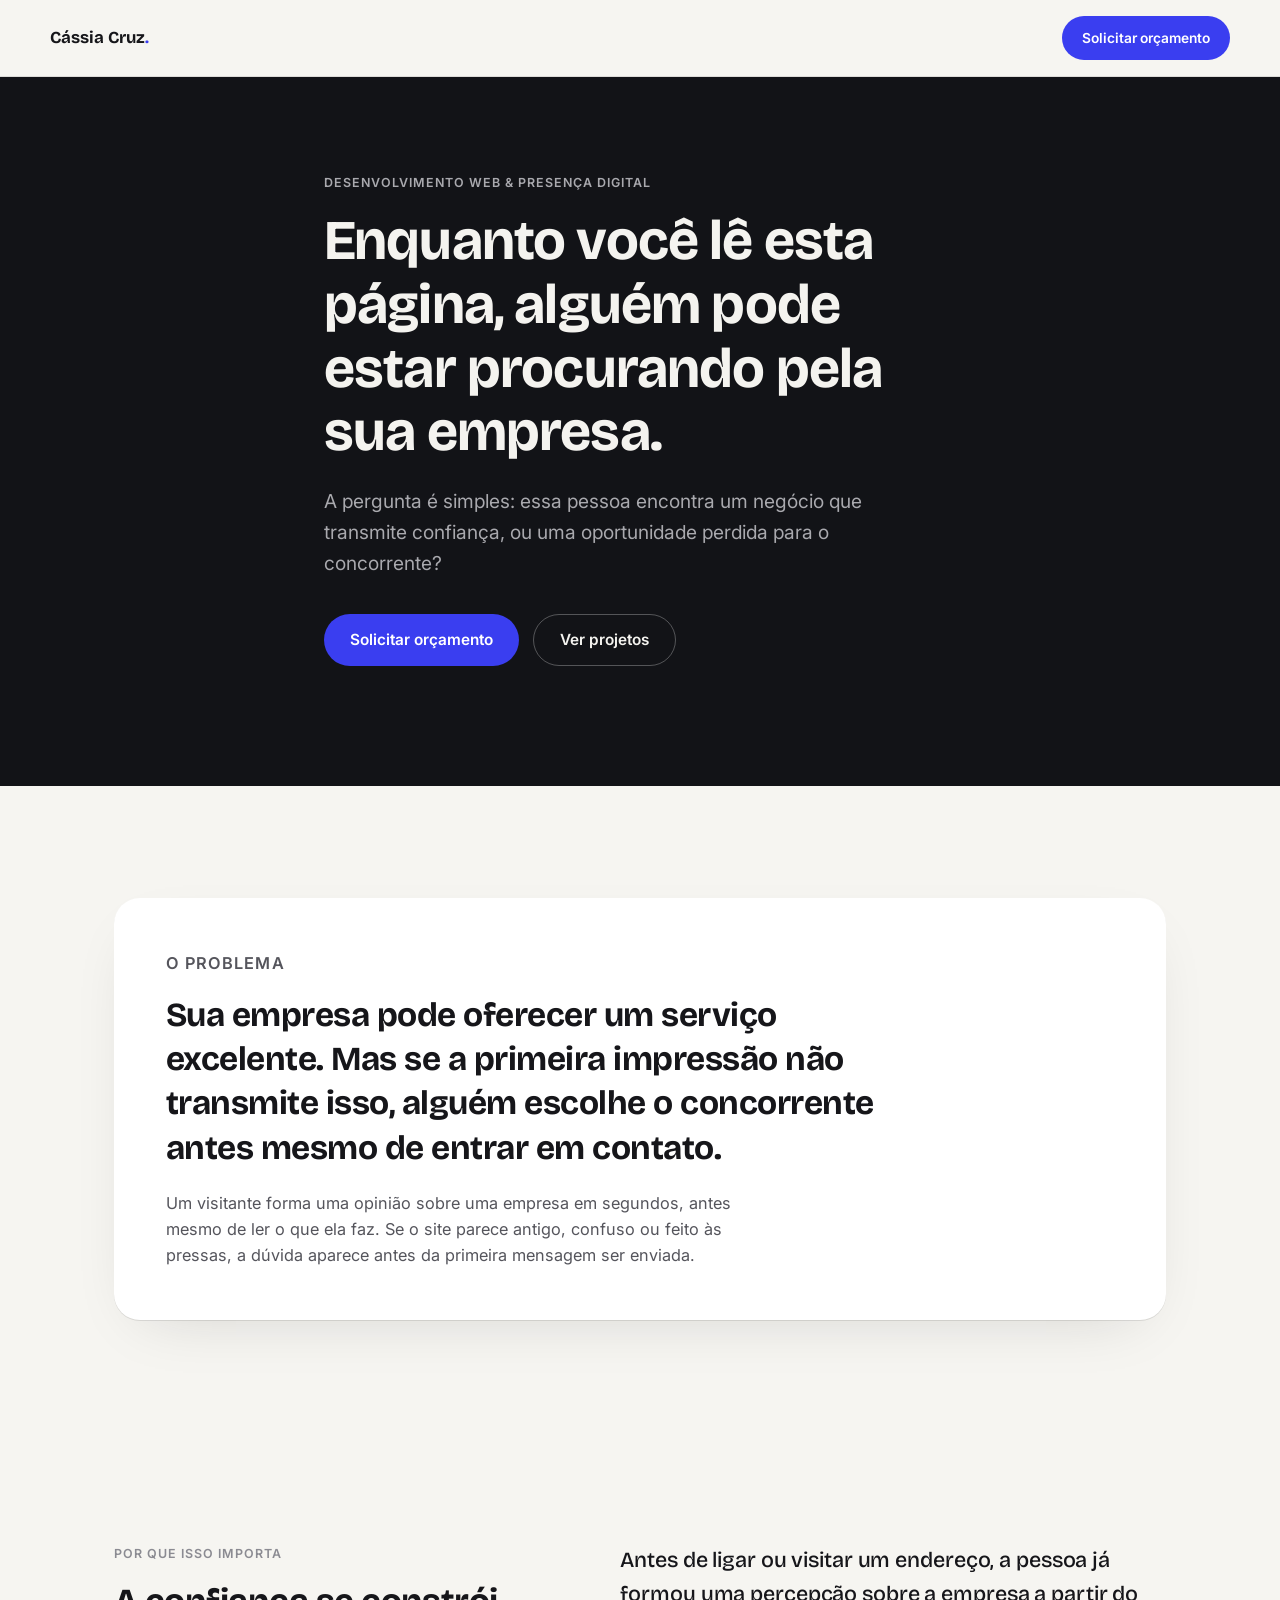
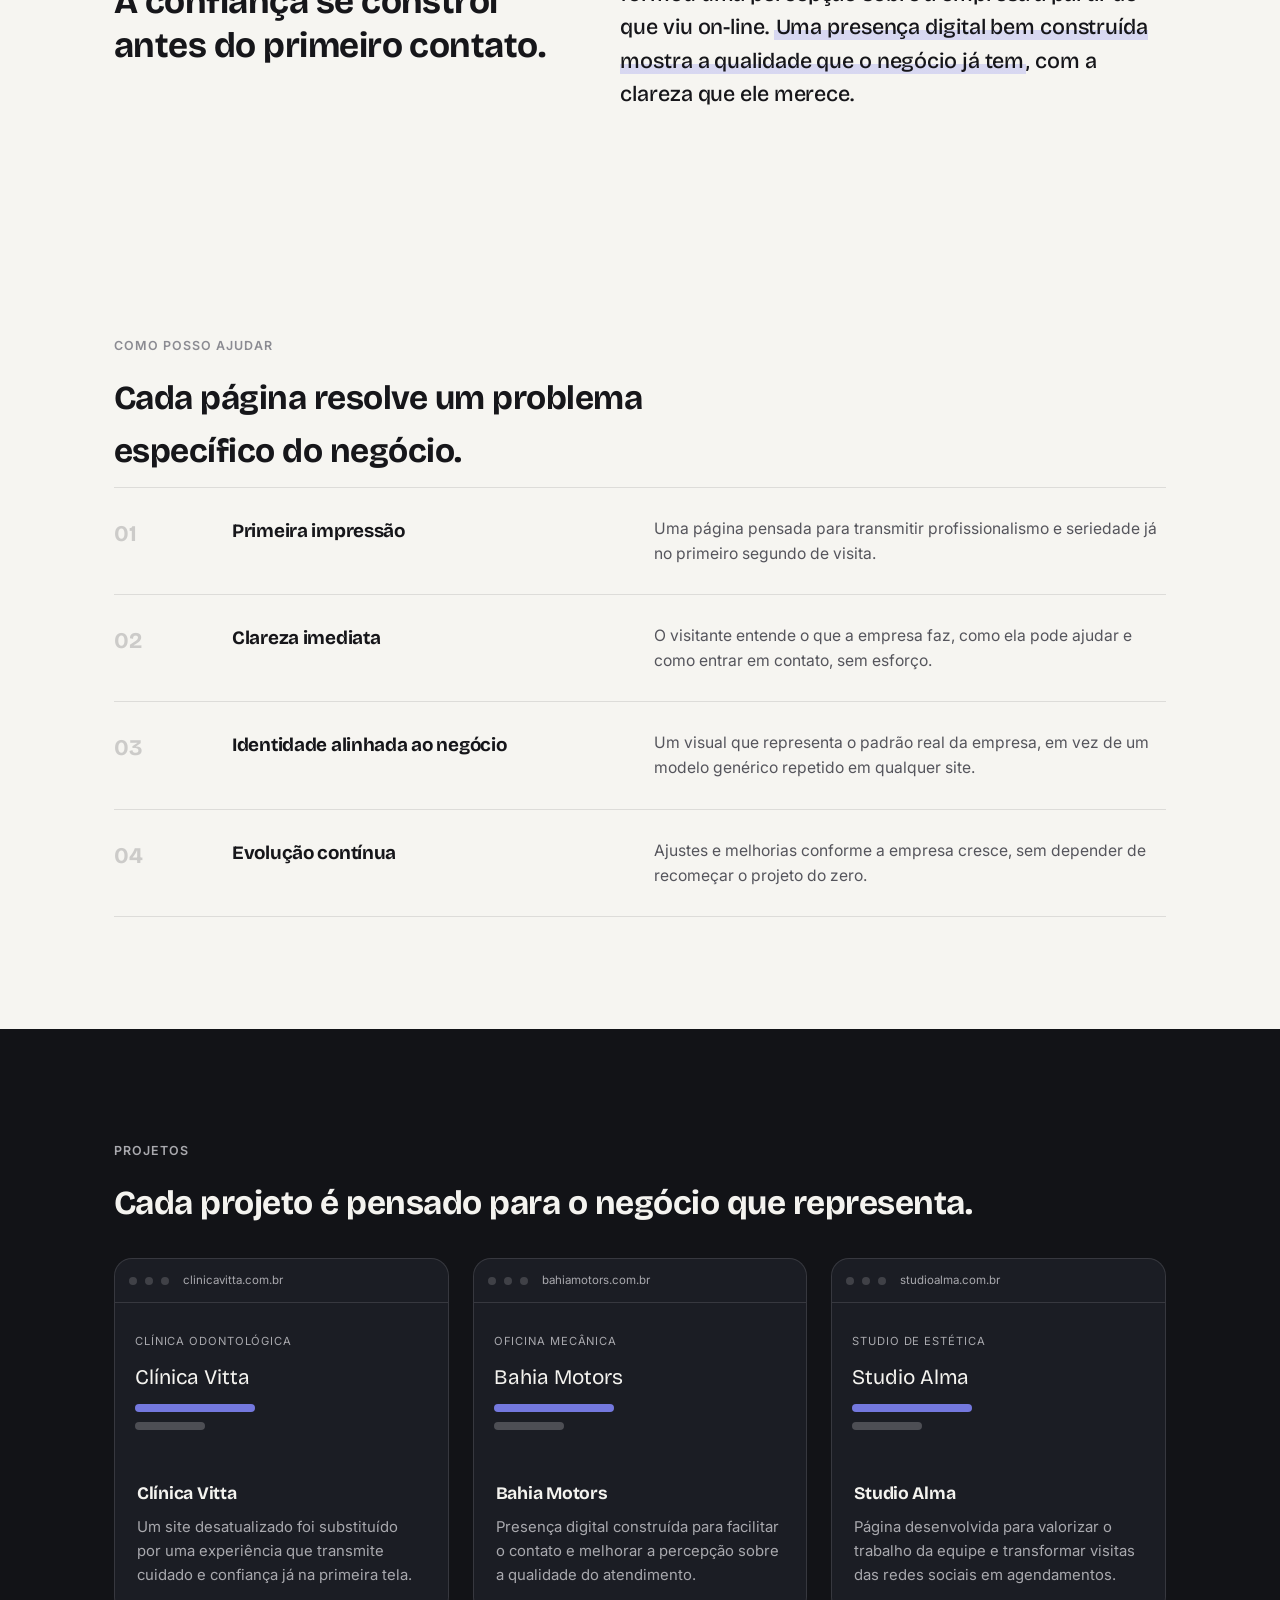
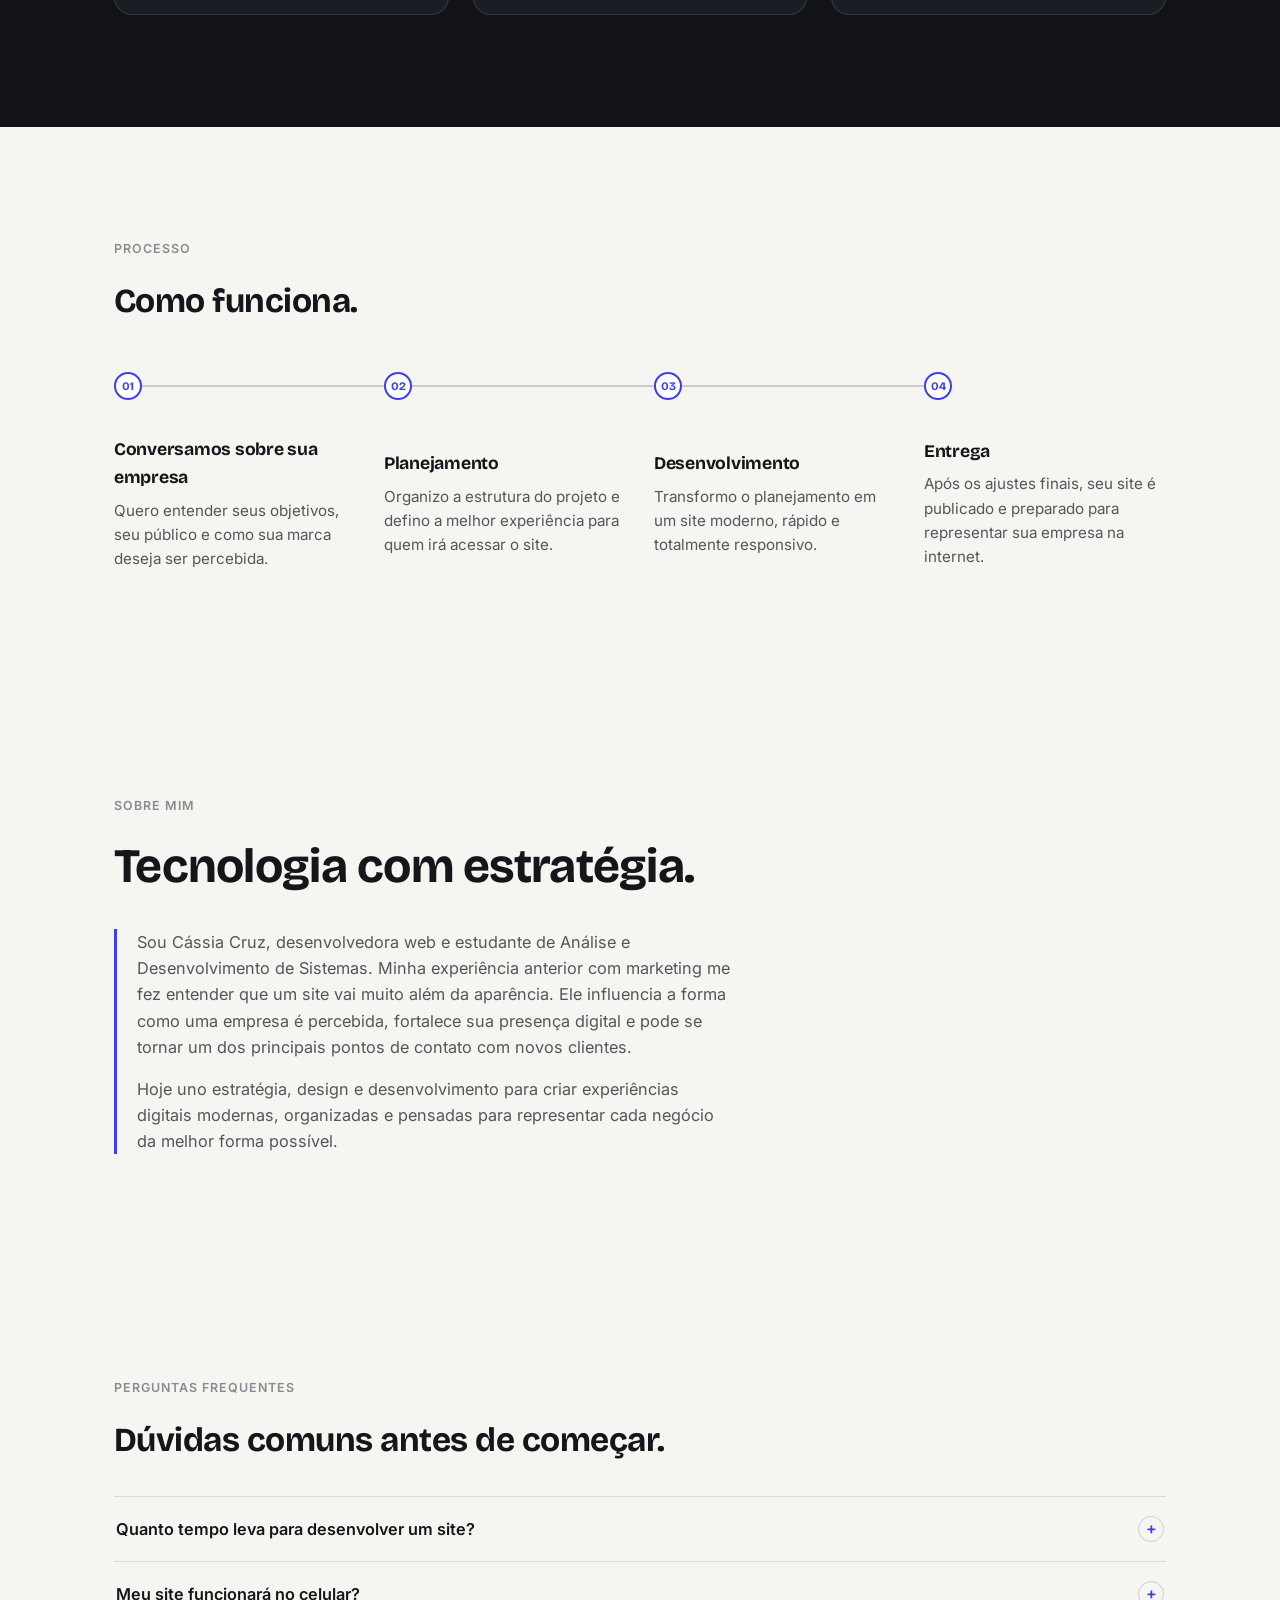
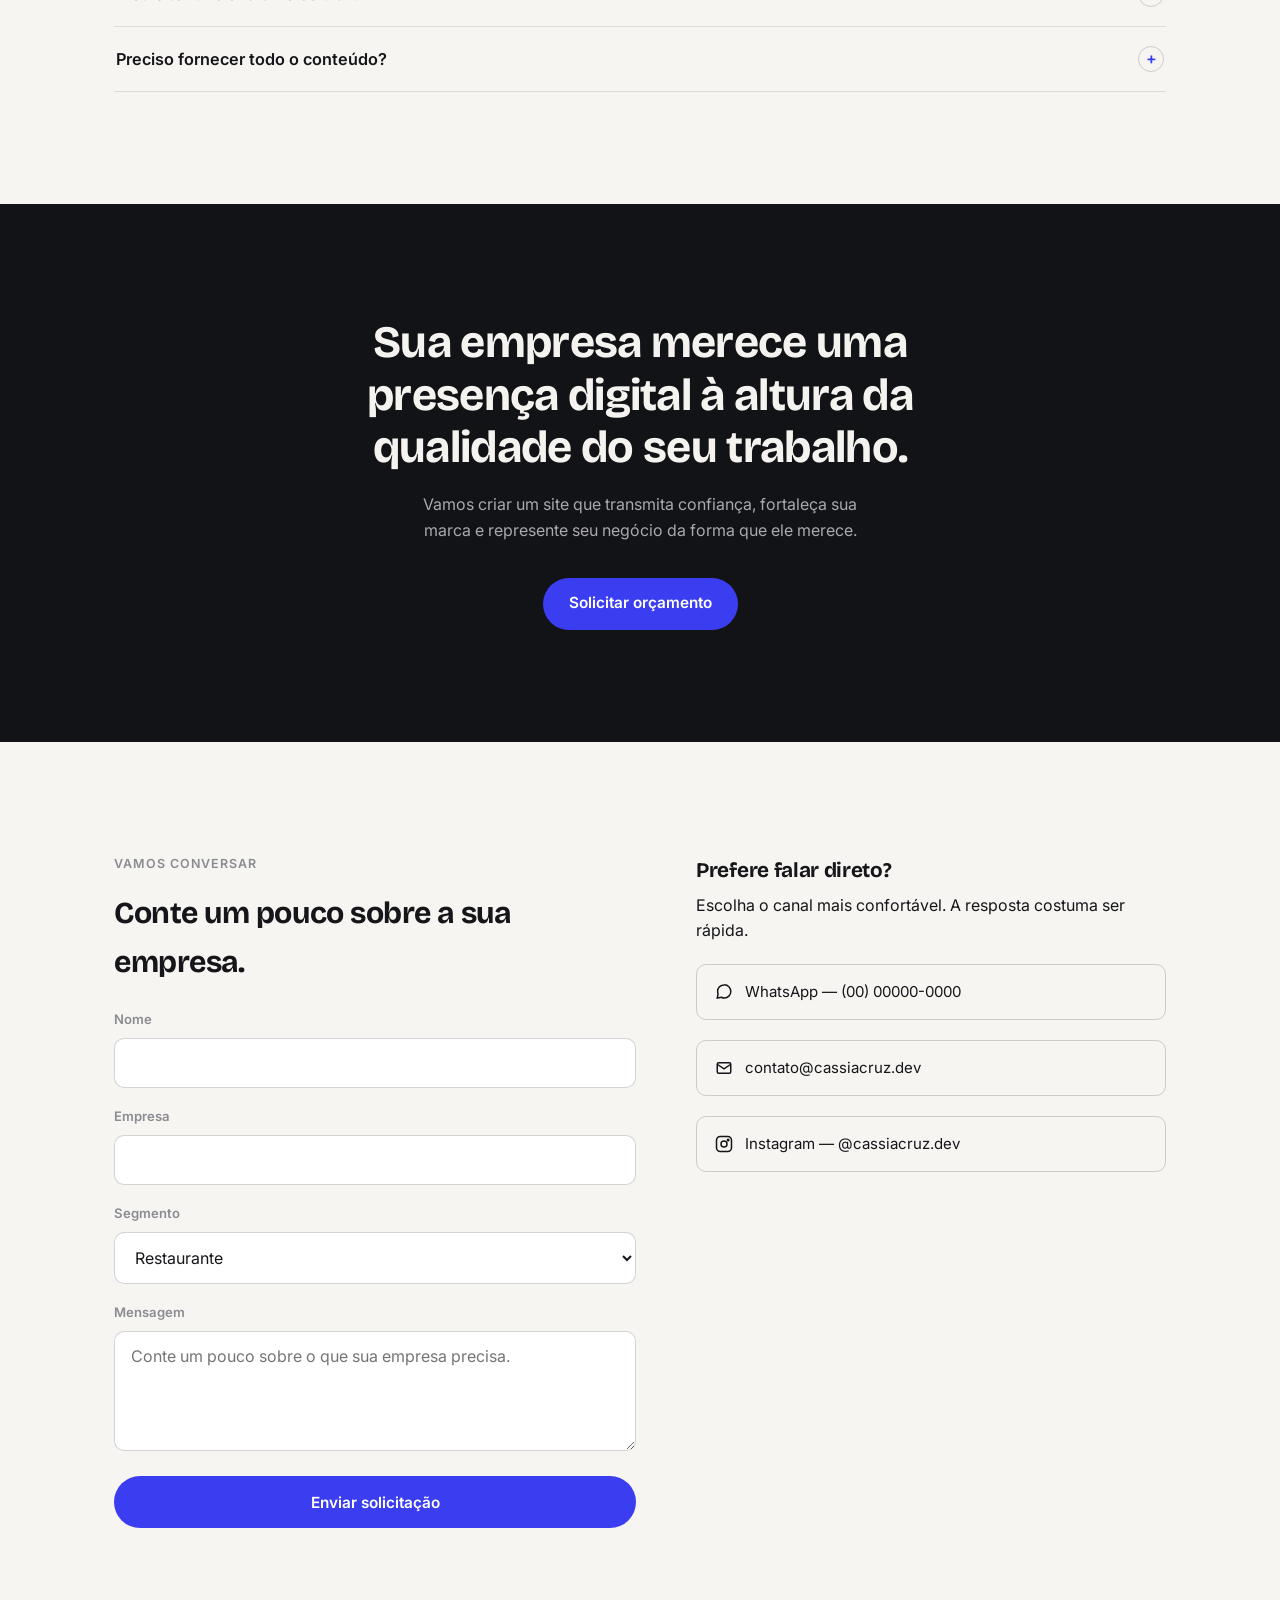
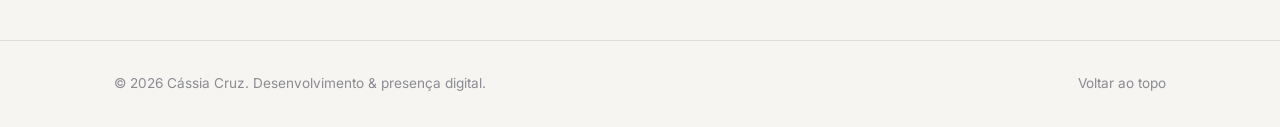
<file: index.html>
<!DOCTYPE html>
<html lang="pt-BR">
<head>
<meta charset="UTF-8">
<meta name="viewport" content="width=device-width, initial-scale=1.0, viewport-fit=cover">
<title>Cássia Cruz — Presença digital para empresas</title>
<meta name="description" content="Desenvolvimento de sites e presença digital para empresas que querem transmitir confiança e profissionalismo.">
<link rel="preconnect" href="https://fonts.googleapis.com">
<link rel="preconnect" href="https://fonts.gstatic.com" crossorigin>
<link href="https://fonts.googleapis.com/css2?family=Bricolage+Grotesque:opsz,wght@12..96,400..800&family=Inter:wght@400;500;600;700&display=swap" rel="stylesheet">
<link rel="stylesheet" href="style.css">
</head>
<body>

<header>
  <div class="wrap nav">
    <a href="#hero" class="logo">Cássia Cruz<b>.</b></a>
    <a href="#contato" class="btn btn-fill">Solicitar orçamento</a>
  </div>
</header>

<main>

  <!-- HERO — escuro, o momento digital -->
  <section id="hero" class="tone-dark hero">
    <div class="wrap hero-inner">
      <p class="eyebrow">Desenvolvimento web &amp; presença digital</p>
      <h1>Enquanto você lê esta página, <span class="sweep">alguém pode estar procurando pela sua empresa</span>.</h1>
      <p class="hero-sub">A pergunta é simples: essa pessoa encontra um negócio que transmite confiança, ou uma oportunidade perdida para o concorrente?</p>
      <div class="hero-actions">
        <a href="#contato" class="btn btn-fill">Solicitar orçamento</a>
        <a href="#projetos" class="btn btn-line">Ver projetos</a>
      </div>
    </div>
  </section>

  <!-- PROBLEMA — claro -->
  <section class="tone-light pad" id="problema">
    <div class="wrap">
      <div class="problema-panel reveal">
        <p class="eyebrow">O problema</p>
        <h2>Sua empresa pode oferecer um serviço excelente. Mas se a primeira impressão não transmite isso, alguém escolhe o concorrente antes mesmo de entrar em contato.</h2>
        <p>Um visitante forma uma opinião sobre uma empresa em segundos, antes mesmo de ler o que ela faz. Se o site parece antigo, confuso ou feito às pressas, a dúvida aparece antes da primeira mensagem ser enviada.</p>
      </div>
    </div>
  </section>

  <!-- IMPORTÂNCIA — claro -->
  <section class="tone-light pad" id="importancia">
    <div class="wrap imp-grid">
      <div class="reveal">
        <p class="eyebrow">Por que isso importa</p>
        <h2>A confiança se constrói antes do primeiro contato.</h2>
      </div>
      <p class="imp-lead reveal">Antes de ligar ou visitar um endereço, a pessoa já formou uma percepção sobre a empresa a partir do que viu on-line. <span class="mark">Uma presença digital bem construída mostra a qualidade que o negócio já tem</span>, com a clareza que ele merece.</p>
    </div>
  </section>

  <!-- SERVIÇOS — claro, lista editorial -->
  <section class="tone-light pad" id="servicos">
    <div class="wrap">
      <div class="reveal" style="margin-bottom: 8px;">
        <p class="eyebrow">Como posso ajudar</p>
        <h2 style="font-size:clamp(1.5rem,3.6vw,2.1rem); max-width:580px;">Cada página resolve um problema específico do negócio.</h2>
      </div>
      <div>
        <div class="svc-row reveal">
          <span class="svc-num">01</span>
          <h3>Primeira impressão</h3>
          <p>Uma página pensada para transmitir profissionalismo e seriedade já no primeiro segundo de visita.</p>
        </div>
        <div class="svc-row reveal">
          <span class="svc-num">02</span>
          <h3>Clareza imediata</h3>
          <p>O visitante entende o que a empresa faz, como ela pode ajudar e como entrar em contato, sem esforço.</p>
        </div>
        <div class="svc-row reveal">
          <span class="svc-num">03</span>
          <h3>Identidade alinhada ao negócio</h3>
          <p>Um visual que representa o padrão real da empresa, em vez de um modelo genérico repetido em qualquer site.</p>
        </div>
        <div class="svc-row reveal">
          <span class="svc-num">04</span>
          <h3>Evolução contínua</h3>
          <p>Ajustes e melhorias conforme a empresa cresce, sem depender de recomeçar o projeto do zero.</p>
        </div>
      </div>
    </div>
  </section>

  <!-- PROJETOS — escuro -->
  <section class="tone-dark pad" id="projetos">
    <div class="wrap">
      <div class="reveal" style="margin-bottom: 28px;">
        <p class="eyebrow">Projetos</p>
        <h2 style="font-size:clamp(1.5rem,3.8vw,2.1rem); color:var(--ink-text);">Cada projeto é pensado para o negócio que representa.</h2>
      </div>
      <p class="proj-hint">Arraste para o lado para ver mais →</p>

      <div class="proj-scroller reveal">
        <div class="proj-card">
          <div class="proj-chrome"><span class="proj-dot"></span><span class="proj-dot"></span><span class="proj-dot"></span><span class="proj-url">clinicavitta.com.br</span></div>
          <div class="proj-mock">
            <span class="tag">Clínica odontológica</span>
            <div class="ttl">Clínica Vitta</div>
            <div class="bar"></div><div class="bar s"></div>
          </div>
          <div class="proj-body">
            <h3>Clínica Vitta</h3>
            <p>Um site desatualizado foi substituído por uma experiência que transmite cuidado e confiança já na primeira tela.</p>
          </div>
        </div>

        <div class="proj-card">
          <div class="proj-chrome"><span class="proj-dot"></span><span class="proj-dot"></span><span class="proj-dot"></span><span class="proj-url">bahiamotors.com.br</span></div>
          <div class="proj-mock">
            <span class="tag">Oficina mecânica</span>
            <div class="ttl">Bahia Motors</div>
            <div class="bar"></div><div class="bar s"></div>
          </div>
          <div class="proj-body">
            <h3>Bahia Motors</h3>
            <p>Presença digital construída para facilitar o contato e melhorar a percepção sobre a qualidade do atendimento.</p>
          </div>
        </div>

        <div class="proj-card">
          <div class="proj-chrome"><span class="proj-dot"></span><span class="proj-dot"></span><span class="proj-dot"></span><span class="proj-url">studioalma.com.br</span></div>
          <div class="proj-mock">
            <span class="tag">Studio de estética</span>
            <div class="ttl">Studio Alma</div>
            <div class="bar"></div><div class="bar s"></div>
          </div>
          <div class="proj-body">
            <h3>Studio Alma</h3>
            <p>Página desenvolvida para valorizar o trabalho da equipe e transformar visitas das redes sociais em agendamentos.</p>
          </div>
        </div>
      </div>
      <div class="proj-dots"><span class="active"></span><span></span><span></span></div>
    </div>
  </section>

  <!-- PROCESSO — claro -->
  <section class="tone-light pad" id="processo">
    <div class="wrap">
      <div class="reveal" style="margin-bottom: 44px;">
        <p class="eyebrow">Processo</p>
        <h2 style="font-size:clamp(1.5rem,3.6vw,2.1rem);">Como funciona.</h2>
      </div>
      <div class="timeline">
        <div class="step reveal">
          <span class="step-node">01</span>
          <div><h3>Conversamos sobre sua empresa</h3><p>Quero entender seus objetivos, seu público e como sua marca deseja ser percebida.</p></div>
        </div>
        <div class="step reveal">
          <span class="step-node">02</span>
          <div><h3>Planejamento</h3><p>Organizo a estrutura do projeto e defino a melhor experiência para quem irá acessar o site.</p></div>
        </div>
        <div class="step reveal">
          <span class="step-node">03</span>
          <div><h3>Desenvolvimento</h3><p>Transformo o planejamento em um site moderno, rápido e totalmente responsivo.</p></div>
        </div>
        <div class="step reveal">
          <span class="step-node">04</span>
          <div><h3>Entrega</h3><p>Após os ajustes finais, seu site é publicado e preparado para representar sua empresa na internet.</p></div>
        </div>
      </div>
    </div>
  </section>

  <!-- SOBRE — claro -->
  <section class="tone-light pad" id="sobre">
    <div class="wrap sobre">
      <p class="eyebrow reveal">Sobre mim</p>
      <h2 class="sobre-quote reveal">Tecnologia com estratégia.</h2>
      <div class="sobre-body reveal">
        <p>Sou Cássia Cruz, desenvolvedora web e estudante de Análise e Desenvolvimento de Sistemas. Minha experiência anterior com marketing me fez entender que um site vai muito além da aparência. Ele influencia a forma como uma empresa é percebida, fortalece sua presença digital e pode se tornar um dos principais pontos de contato com novos clientes.</p>
        <p>Hoje uno estratégia, design e desenvolvimento para criar experiências digitais modernas, organizadas e pensadas para representar cada negócio da melhor forma possível.</p>
      </div>
    </div>
  </section>

  <!-- FAQ — claro -->
  <section class="tone-light pad" id="faq">
    <div class="wrap">
      <div class="reveal" style="margin-bottom: 28px;">
        <p class="eyebrow">Perguntas frequentes</p>
        <h2 style="font-size:clamp(1.5rem,3.6vw,2.1rem);">Dúvidas comuns antes de começar.</h2>
      </div>
      <div class="faq-list reveal">
        <details class="faq-item">
          <summary>Quanto tempo leva para desenvolver um site? <span class="faq-plus">+</span></summary>
          <div class="faq-a">O prazo depende do tamanho e das necessidades do projeto. Após entendermos o escopo, informo um cronograma claro.</div>
        </details>
        <details class="faq-item">
          <summary>Meu site funcionará no celular? <span class="faq-plus">+</span></summary>
          <div class="faq-a">Sim. Todos os projetos são desenvolvidos com foco em uma excelente experiência tanto no computador quanto em dispositivos móveis.</div>
        </details>
        <details class="faq-item">
          <summary>Preciso fornecer todo o conteúdo? <span class="faq-plus">+</span></summary>
          <div class="faq-a">Podemos definir juntos a melhor estrutura. Caso necessário, também ajudo na organização dos textos e das informações.</div>
        </details>
      </div>
    </div>
  </section>

  <!-- CTA FINAL — escuro -->
  <section class="tone-dark pad cta-final" id="cta">
    <div class="wrap">
      <h2>Sua empresa merece uma presença digital à altura da qualidade do seu trabalho.</h2>
      <p>Vamos criar um site que transmita confiança, fortaleça sua marca e represente seu negócio da forma que ele merece.</p>
      <div class="hero-actions">
        <a href="#contato" class="btn btn-fill">Solicitar orçamento</a>
      </div>
    </div>
  </section>

  <!-- CONTATO — claro -->
  <section class="tone-light pad" id="contato">
    <div class="wrap contato-grid">
      <div class="reveal">
        <p class="eyebrow">Vamos conversar</p>
        <h2 style="font-size:clamp(1.4rem,3.4vw,1.9rem); margin-bottom:22px;">Conte um pouco sobre a sua empresa.</h2>
        <form id="contactForm">
          <div class="field">
            <label for="nome">Nome</label>
            <input id="nome" name="nome" type="text" required>
          </div>
          <div class="field">
            <label for="empresa">Empresa</label>
            <input id="empresa" name="empresa" type="text">
          </div>
          <div class="field">
            <label for="segmento">Segmento</label>
            <select id="segmento" name="segmento">
              <option>Restaurante</option>
              <option>Clínica</option>
              <option>Escritório</option>
              <option>Loja</option>
              <option>Oficina</option>
              <option>Estética</option>
              <option>Prestador de serviço</option>
              <option>Outro</option>
            </select>
          </div>
          <div class="field">
            <label for="mensagem">Mensagem</label>
            <textarea id="mensagem" name="mensagem" placeholder="Conte um pouco sobre o que sua empresa precisa."></textarea>
          </div>
          <button type="submit" class="btn btn-fill" style="width:100%;">Enviar solicitação</button>
        </form>
      </div>

      <div class="contact-info reveal">
        <div>
          <h3>Prefere falar direto?</h3>
          <p>Escolha o canal mais confortável. A resposta costuma ser rápida.</p>
        </div>
        <a class="contact-link" href="https://wa.me/5500000000000" target="_blank" rel="noopener">
          <svg width="18" height="18" viewBox="0 0 24 24" fill="none" stroke="currentColor" stroke-width="2"><path d="M21 11.5a8.5 8.5 0 0 1-8.5 8.5 8.4 8.4 0 0 1-4-1L3 20l1.1-5.4A8.4 8.4 0 0 1 3.5 11 8.5 8.5 0 0 1 12 2.5a8.5 8.5 0 0 1 9 9Z"/></svg>
          WhatsApp — (00) 00000-0000
        </a>
        <a class="contact-link" href="mailto:contato@cassiacruz.dev">
          <svg width="18" height="18" viewBox="0 0 24 24" fill="none" stroke="currentColor" stroke-width="2"><rect x="3" y="5" width="18" height="14" rx="2"/><path d="m3 7 9 6 9-6"/></svg>
          contato@cassiacruz.dev
        </a>
        <a class="contact-link" href="#" rel="noopener">
          <svg width="18" height="18" viewBox="0 0 24 24" fill="none" stroke="currentColor" stroke-width="2"><rect x="2" y="2" width="20" height="20" rx="5"/><circle cx="12" cy="12" r="4"/><circle cx="17.5" cy="6.5" r="1"/></svg>
          Instagram — @cassiacruz.dev
        </a>
      </div>
    </div>
  </section>

</main>

<footer class="tone-light">
  <div class="wrap footer-row">
    <span>© 2026 Cássia Cruz. Desenvolvimento &amp; presença digital.</span>
    <a href="#hero">Voltar ao topo</a>
  </div>
</footer>

<script src="main.js"></script>
</body>
</html>
</file>
<file: style.css>
/* =========================================================
   CÁSSIA CRUZ — Design system
   Conceito: alternância entre telas escuras (o momento digital,
   a busca, o primeiro encontro) e páginas claras (a substância,
   o processo, a confiança). Um único acento — índigo — costura
   as duas tonalidades.
   ========================================================= */

:root{
  /* --- cor --- */
  --ink:        #121317;   /* fundo das seções escuras */
  --ink-panel:  #1B1D24;   /* painel sobre fundo escuro */
  --ink-line:   rgba(255,255,255,0.12);
  --ink-text:   #F4F3EF;
  --ink-text-dim: #A9A9AE;

  --paper:       #F6F5F1;  /* fundo das seções claras */
  --paper-panel: #FFFFFF;  /* painel sobre fundo claro */
  --paper-line:  rgba(18,19,23,0.11);
  --paper-line-strong: rgba(18,19,23,0.18);
  --text:        #16161A;
  --text-dim:    #55555C;
  --text-faint:  #8B8B92;

  --accent:      #3A3EF0;  /* índigo — único acento do site */
  --accent-ink:  #14153E;
  --accent-tint: rgba(58,62,240,0.10);
  --accent-tint-strong: rgba(58,62,240,0.16);
  --accent-on-dark: #8489FF;

  /* --- tipografia --- */
  --f-display: 'Bricolage Grotesque', sans-serif;
  --f-body: 'Inter', sans-serif;

  /* --- layout --- */
  --edge: 22px;
  --max: 1180px;
  --radius-s: 10px;
  --radius-m: 18px;
  --radius-l: 26px;
}

@media (min-width: 760px){ :root{ --edge: 44px; } }
@media (min-width: 1120px){ :root{ --edge: 64px; } }

*,*::before,*::after{ box-sizing: border-box; margin:0; padding:0; }
html{ scroll-behavior: smooth; }
body{
  font-family: var(--f-body);
  background: var(--paper);
  color: var(--text);
  font-size: 16px;
  line-height: 1.6;
  -webkit-font-smoothing: antialiased;
  overflow-x: hidden;
}
img{ max-width:100%; display:block; }
a{ color:inherit; text-decoration:none; }
ul{ list-style:none; }
button{ font-family:inherit; cursor:pointer; background:none; border:none; }
h1,h2,h3,h4{ font-family: var(--f-display); font-weight: 700; letter-spacing: -0.015em; }

.wrap{ max-width: var(--max); margin: 0 auto; padding: 0 var(--edge); }

.tone-dark{ background: var(--ink); color: var(--ink-text); }
.tone-light{ background: var(--paper); color: var(--text); }

.pad{ padding: 76px 0; }
@media (min-width: 760px){ .pad{ padding: 112px 0; } }

.eyebrow{
  font-size: 0.78rem;
  font-weight: 600;
  letter-spacing: 0.08em;
  text-transform: uppercase;
  margin-bottom: 16px;
  color: var(--text-faint);
}
.tone-dark .eyebrow{ color: var(--ink-text-dim); }

.mark{
  background: linear-gradient(transparent 62%, var(--accent-tint-strong) 62%);
  padding: 0 2px;
}
.tone-dark .mark{
  background: linear-gradient(transparent 62%, rgba(132,137,255,0.28) 62%);
}

/* ============ botões ============ */
.btn{
  display: inline-flex;
  align-items: center;
  justify-content: center;
  gap: 8px;
  min-height: 52px;
  padding: 0 26px;
  border-radius: 999px;
  font-weight: 600;
  font-size: 0.96rem;
  transition: transform .2s ease, opacity .2s ease, background .2s ease;
}
.btn-fill{
  background: var(--accent);
  color: #fff;
}
.btn-fill:hover{ transform: translateY(-2px); opacity: 0.92; }
.btn-line{
  border: 1px solid var(--paper-line-strong);
  color: var(--text);
}
.tone-dark .btn-line{ border-color: rgba(255,255,255,0.28); color: var(--ink-text); }
.btn-line:hover{ background: rgba(0,0,0,0.03); transform: translateY(-2px); }
.tone-dark .btn-line:hover{ background: rgba(255,255,255,0.06); }
.btn:focus-visible{ outline: 2px solid var(--accent); outline-offset: 3px; }

/* ============ header ============ */
header{
  position: sticky;
  top: 0;
  z-index: 60;
  background: rgba(246,245,241,0.88);
  backdrop-filter: blur(14px);
  -webkit-backdrop-filter: blur(14px);
  border-bottom: 1px solid var(--paper-line);
  transition: box-shadow .25s ease;
}
header.is-scrolled{ box-shadow: 0 8px 24px rgba(0,0,0,0.06); }
.nav{
  display: flex;
  align-items: center;
  justify-content: space-between;
  padding: 16px 0;
  gap: 16px;
}
.logo{
  font-family: var(--f-display);
  font-weight: 700;
  font-size: 1.05rem;
}
.logo b{ color: var(--accent); font-weight: 700; }
.nav .btn{ min-height: 44px; padding: 0 20px; font-size: 0.86rem; }

/* ============ reveal ============ */
.reveal{ opacity: 0; transform: translateY(14px); transition: opacity .6s ease, transform .6s ease; }
.reveal.is-visible{ opacity: 1; transform: translateY(0); }
@media (prefers-reduced-motion: reduce){
  .reveal{ opacity:1; transform:none; transition:none; }
  .sweep::after{ animation: none !important; width: 100% !important; }
}

/* ============ HERO ============ */
.hero{ padding: 56px 0 72px; }
@media (min-width: 760px){ .hero{ padding: 96px 0 120px; } }
.hero-inner{ max-width: 760px; }
.hero h1{
  font-size: clamp(2rem, 7.6vw, 3.5rem);
  line-height: 1.14;
  margin-bottom: 22px;
}
.sweep{ position: relative; display: inline; white-space: normal; }
.sweep::after{
  content:"";
  position: absolute;
  left: 0; bottom: 0.05em;
  height: 0.32em;
  width: 0;
  background: rgba(132,137,255,0.32);
  z-index: -1;
  animation: sweepGrow 1.1s cubic-bezier(.2,.8,.2,1) 0.5s forwards;
}
@keyframes sweepGrow{ to{ width: 100%; } }

.hero-sub{
  font-size: clamp(1rem, 2.6vw, 1.2rem);
  color: var(--ink-text-dim);
  max-width: 560px;
  margin-bottom: 36px;
}
.hero-actions{ display:flex; flex-wrap: wrap; gap: 14px; }

/* ============ PROBLEMA ============ */
.problema-panel{
  background: var(--paper-panel);
  border-radius: var(--radius-l);
  box-shadow: 0 1px 0 var(--paper-line), 0 20px 60px -30px rgba(20,20,30,0.18);
  padding: 34px 24px;
}
@media (min-width: 760px){ .problema-panel{ padding: 52px; } }
.problema-panel h2{
  font-size: clamp(1.4rem, 4vw, 2.1rem);
  line-height: 1.32;
  max-width: 760px;
  margin-bottom: 20px;
}
.problema-panel p{ color: var(--text-dim); max-width: 600px; font-size: 1.02rem; }

/* ============ IMPORTÂNCIA ============ */
.imp-grid{ display:grid; gap: 32px; }
@media (min-width: 900px){ .imp-grid{ grid-template-columns: 0.9fr 1.1fr; gap: 60px; align-items: start; } }
.imp-grid h2{ font-size: clamp(1.6rem, 4vw, 2.2rem); line-height: 1.25; }
.imp-lead{ font-size: clamp(1.1rem, 2.6vw, 1.35rem); line-height: 1.55; font-family: var(--f-display); font-weight: 500; letter-spacing: -0.005em; }

/* ============ SERVIÇOS — lista editorial ============ */
.svc-row{
  display: grid;
  grid-template-columns: 56px 1fr;
  gap: 18px;
  padding: 28px 0;
  border-top: 1px solid var(--paper-line);
  align-items: baseline;
}
@media (min-width: 760px){ .svc-row{ grid-template-columns: 90px 1fr 1.3fr; gap: 28px; align-items: start; } }
.svc-row:last-child{ border-bottom: 1px solid var(--paper-line); }
.svc-num{ font-family: var(--f-display); font-size: 1.4rem; color: var(--paper-line-strong); font-weight: 700; }
.svc-row h3{ font-size: 1.18rem; margin-bottom: 6px; }
@media (min-width: 760px){ .svc-row h3{ margin-bottom: 0; } }
.svc-row p{ color: var(--text-dim); font-size: 0.98rem; grid-column: 2 / -1; }
@media (min-width: 760px){ .svc-row p{ grid-column: auto; } }

/* ============ PROJETOS — carrossel no mobile ============ */
.proj-hint{
  font-size: 0.78rem;
  color: var(--ink-text-dim);
  margin: -8px 0 18px;
}
@media (min-width: 900px){ .proj-hint{ display:none; } }

.proj-scroller{
  display: grid;
  grid-auto-flow: column;
  grid-auto-columns: 86%;
  gap: 16px;
  overflow-x: auto;
  scroll-snap-type: x mandatory;
  padding-bottom: 8px;
  margin: 0 calc(var(--edge) * -1);
  padding-left: var(--edge);
  padding-right: var(--edge);
  scrollbar-width: none;
}
.proj-scroller::-webkit-scrollbar{ display:none; }
@media (min-width: 900px){
  .proj-scroller{
    grid-auto-flow: row;
    grid-template-columns: repeat(3, 1fr);
    overflow: visible;
    margin: 0; padding: 0;
    gap: 24px;
  }
}

.proj-card{
  scroll-snap-align: start;
  background: var(--ink-panel);
  border: 1px solid var(--ink-line);
  border-radius: var(--radius-m);
  overflow: hidden;
}
.proj-chrome{
  display:flex; align-items:center; gap: 8px;
  padding: 12px 14px;
  border-bottom: 1px solid var(--ink-line);
}
.proj-dot{ width: 8px; height: 8px; border-radius: 50%; background: rgba(255,255,255,0.16); }
.proj-url{
  font-size: 0.72rem;
  color: var(--ink-text-dim);
  margin-left: 6px;
}
.proj-mock{ padding: 30px 20px; min-height: 150px; display:flex; flex-direction:column; justify-content:center; gap: 10px; }
.proj-mock .tag{ font-size: 0.7rem; letter-spacing: 0.08em; text-transform: uppercase; color: var(--ink-text-dim); }
.proj-mock .ttl{ font-family: var(--f-display); font-size: 1.3rem; }
.proj-mock .bar{ height: 8px; border-radius: 4px; background: var(--accent-on-dark); opacity: 0.85; width: 120px; }
.proj-mock .bar.s{ width: 70px; opacity: 0.35; background: var(--ink-text-dim); }
.proj-body{ padding: 20px 22px 26px; }
.proj-body h3{ font-size: 1.1rem; margin-bottom: 8px; }
.proj-body p{ color: var(--ink-text-dim); font-size: 0.93rem; }

.proj-dots{ display:flex; gap: 8px; justify-content:center; margin-top: 18px; }
@media (min-width: 900px){ .proj-dots{ display:none; } }
.proj-dots span{ width: 6px; height: 6px; border-radius: 50%; background: var(--ink-line); transition: background .25s ease, transform .25s ease; }
.proj-dots span.active{ background: var(--accent-on-dark); transform: scale(1.3); }

/* ============ PROCESSO ============ */
.timeline{ position: relative; }
.step{
  display: grid;
  grid-template-columns: 28px 1fr;
  gap: 18px;
  padding-bottom: 40px;
  position: relative;
}
.step:last-child{ padding-bottom: 0; }
.step-node{
  width: 28px; height: 28px;
  border-radius: 50%;
  background: var(--paper-panel);
  border: 2px solid var(--accent);
  display:flex; align-items:center; justify-content:center;
  font-family: var(--f-display); font-size: 0.72rem; font-weight: 700; color: var(--accent);
  position: relative; z-index: 1;
}
.step:not(:last-child)::before{
  content:"";
  position:absolute;
  left: 13px; top: 28px; bottom: -6px;
  width: 2px;
  background: var(--paper-line-strong);
}
.step h3{ font-size: 1.1rem; margin-bottom: 6px; }
.step p{ color: var(--text-dim); font-size: 0.95rem; }

@media (min-width: 900px){
  .timeline{ display: grid; grid-template-columns: repeat(4,1fr); gap: 28px; }
  .step{ grid-template-columns: 1fr; padding-bottom: 0; }
  .step:not(:last-child)::before{ left: 0; top: 13px; bottom: auto; width: calc(100% + 28px); height: 2px; }
  .step-node{ margin-bottom: 18px; }
}

/* ============ SOBRE ============ */
.sobre{ display:grid; gap: 8px; }
.sobre-quote{
  font-family: var(--f-display);
  font-weight: 700;
  font-size: clamp(1.9rem, 6vw, 3rem);
  line-height: 1.12;
  margin-bottom: 28px;
  max-width: 640px;
}
.sobre-body{ display:grid; gap: 16px; max-width: 620px; padding-left: 20px; border-left: 3px solid var(--accent); }
.sobre-body p{ color: var(--text-dim); font-size: 1.02rem; }

/* ============ FAQ ============ */
.faq-list{ border-top: 1px solid var(--paper-line); }
.faq-item{ border-bottom: 1px solid var(--paper-line); }
.faq-item summary{
  list-style:none;
  min-height: 64px;
  display:flex; align-items:center; justify-content:space-between; gap: 20px;
  font-weight: 600; font-size: 1.02rem;
  padding: 4px 2px;
}
.faq-item summary::-webkit-details-marker{ display:none; }
.faq-plus{
  width: 26px; height:26px; flex-shrink:0;
  border-radius: 50%;
  border: 1px solid var(--paper-line-strong);
  display:flex; align-items:center; justify-content:center;
  font-size: 1rem; color: var(--accent);
  transition: transform .25s ease;
}
.faq-item[open] .faq-plus{ transform: rotate(45deg); }
.faq-a{ padding: 0 2px 26px; color: var(--text-dim); font-size: 0.97rem; max-width: 620px; }

/* ============ CTA FINAL ============ */
.cta-final{ text-align:center; }
.cta-final h2{ font-size: clamp(1.8rem, 5.4vw, 2.8rem); line-height:1.18; max-width: 720px; margin: 0 auto 18px; }
.cta-final p{ color: var(--ink-text-dim); max-width: 460px; margin: 0 auto 34px; }
.cta-final .hero-actions{ justify-content:center; }

/* ============ CONTATO ============ */
.contato-grid{ display:grid; gap: 40px; }
@media (min-width: 900px){ .contato-grid{ grid-template-columns: 1fr 0.9fr; gap: 60px; } }
.field{ margin-bottom: 18px; }
.field label{ display:block; font-size: 0.82rem; font-weight: 600; color: var(--text-faint); margin-bottom: 8px; }
.field input, .field select, .field textarea{
  width: 100%;
  background: var(--paper-panel);
  border: 1px solid var(--paper-line-strong);
  border-radius: var(--radius-s);
  padding: 14px 16px;
  font-size: 16px; /* evita zoom automático no iOS */
  color: var(--text);
  font-family: var(--f-body);
  transition: border-color .2s ease;
  min-height: 50px;
}
.field textarea{ min-height: 120px; resize: vertical; }
.field input:focus, .field select:focus, .field textarea:focus{ outline:none; border-color: var(--accent); }

.contact-info{ display:flex; flex-direction:column; gap: 20px; }
.contact-info h3{ font-size: 1.3rem; margin-bottom: 6px; }
.contact-info > p{ color: var(--text-dim); font-size: 0.95rem; max-width: 400px; }
.contact-link{
  display:flex; align-items:center; gap: 12px;
  min-height: 56px;
  padding: 0 18px;
  border: 1px solid var(--paper-line-strong);
  border-radius: var(--radius-s);
  font-size: 0.94rem;
  transition: background .2s ease, border-color .2s ease;
}
.contact-link:hover{ background: var(--paper-panel); border-color: var(--accent); }

footer{ border-top: 1px solid var(--paper-line); padding: 32px 0; }
.footer-row{
  display:flex; flex-direction:column; gap: 12px;
  font-size: 0.85rem; color: var(--text-faint);
}
@media (min-width: 700px){ .footer-row{ flex-direction:row; align-items:center; justify-content:space-between; } }
.footer-row a:hover{ color: var(--text); }
</file>
